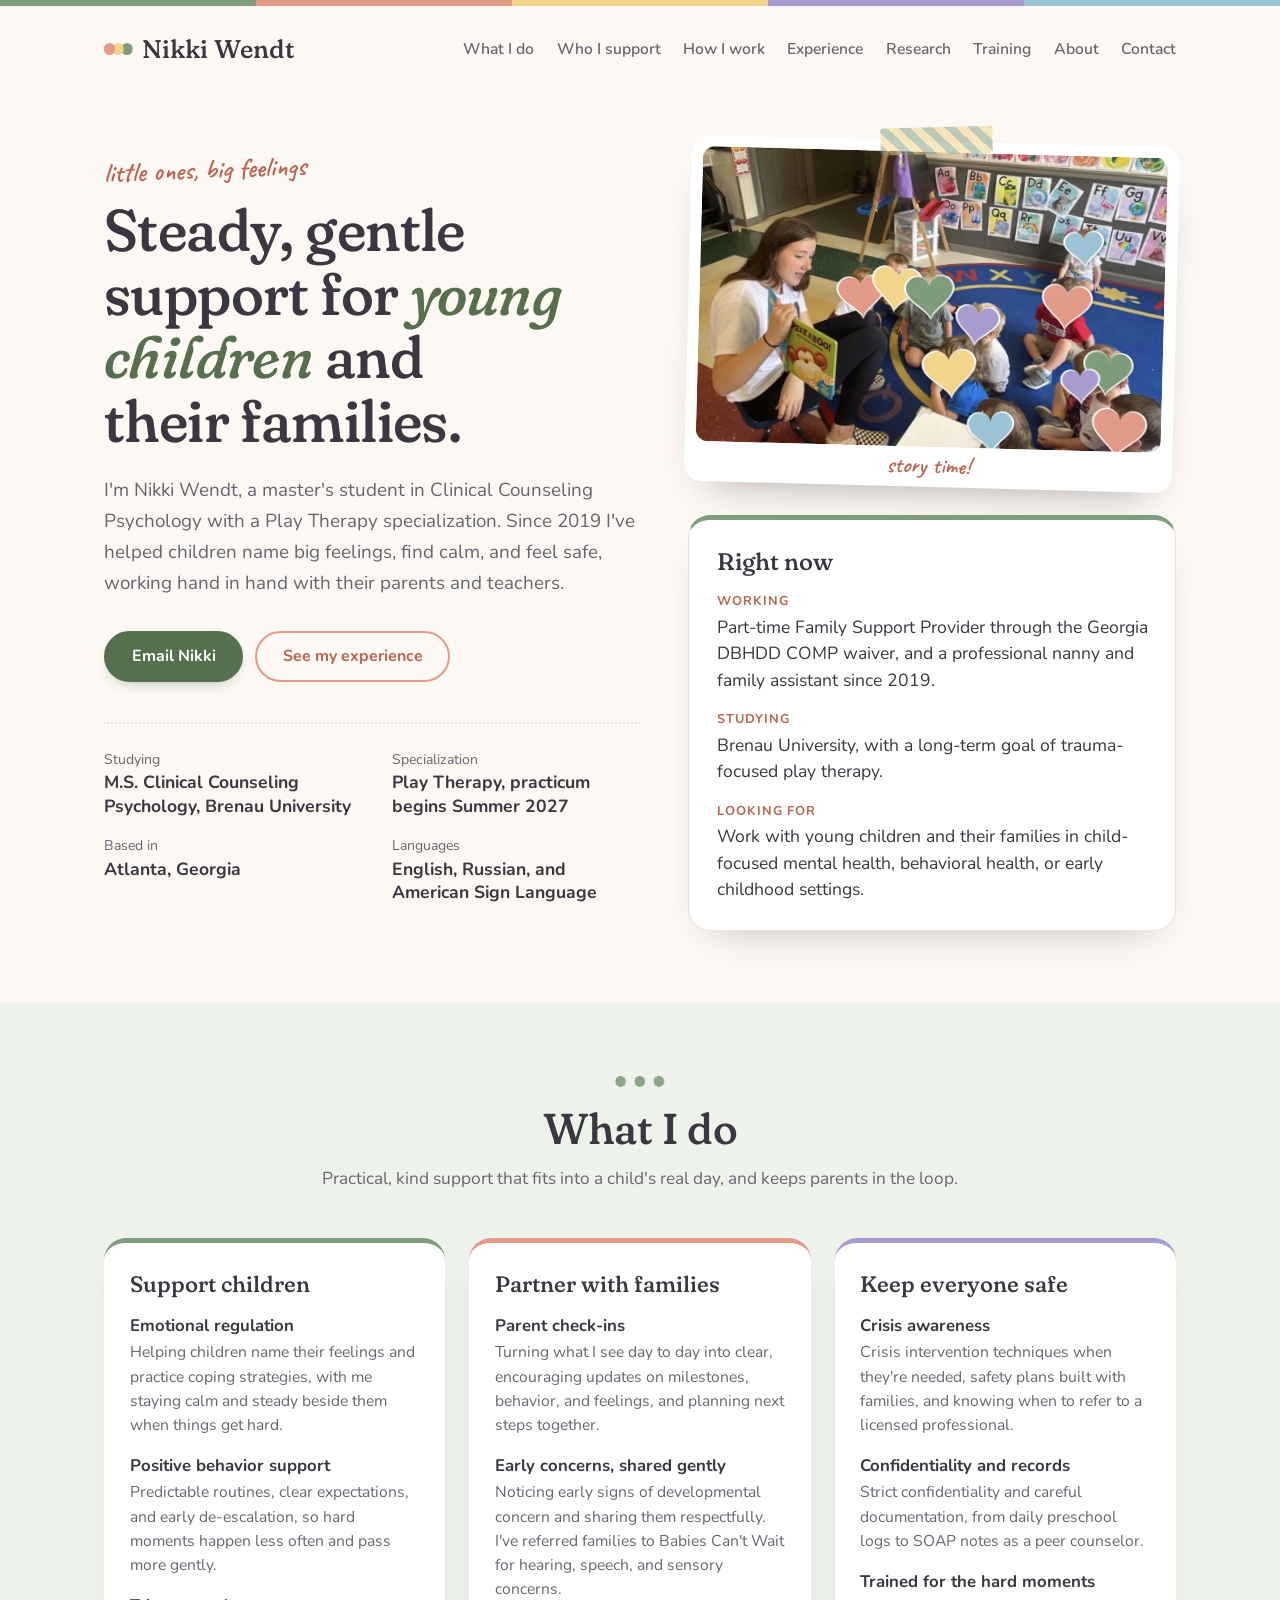
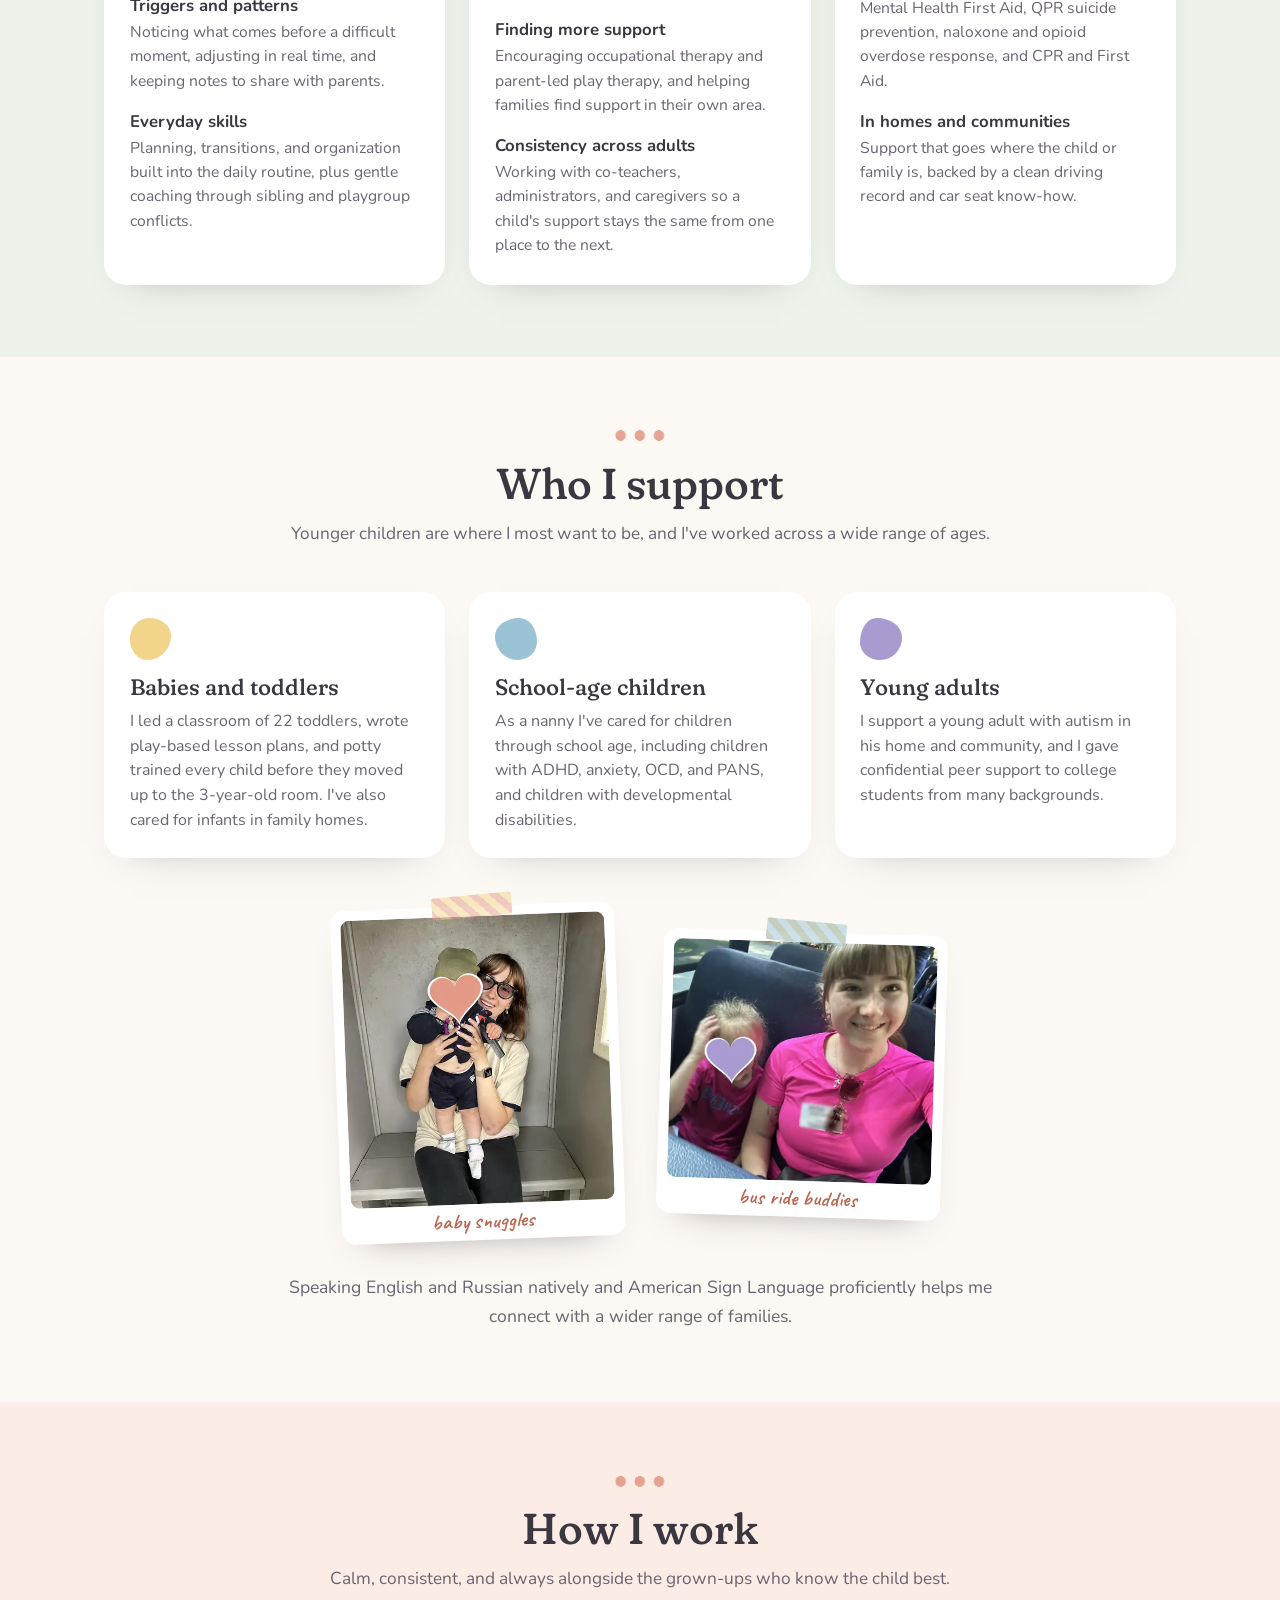
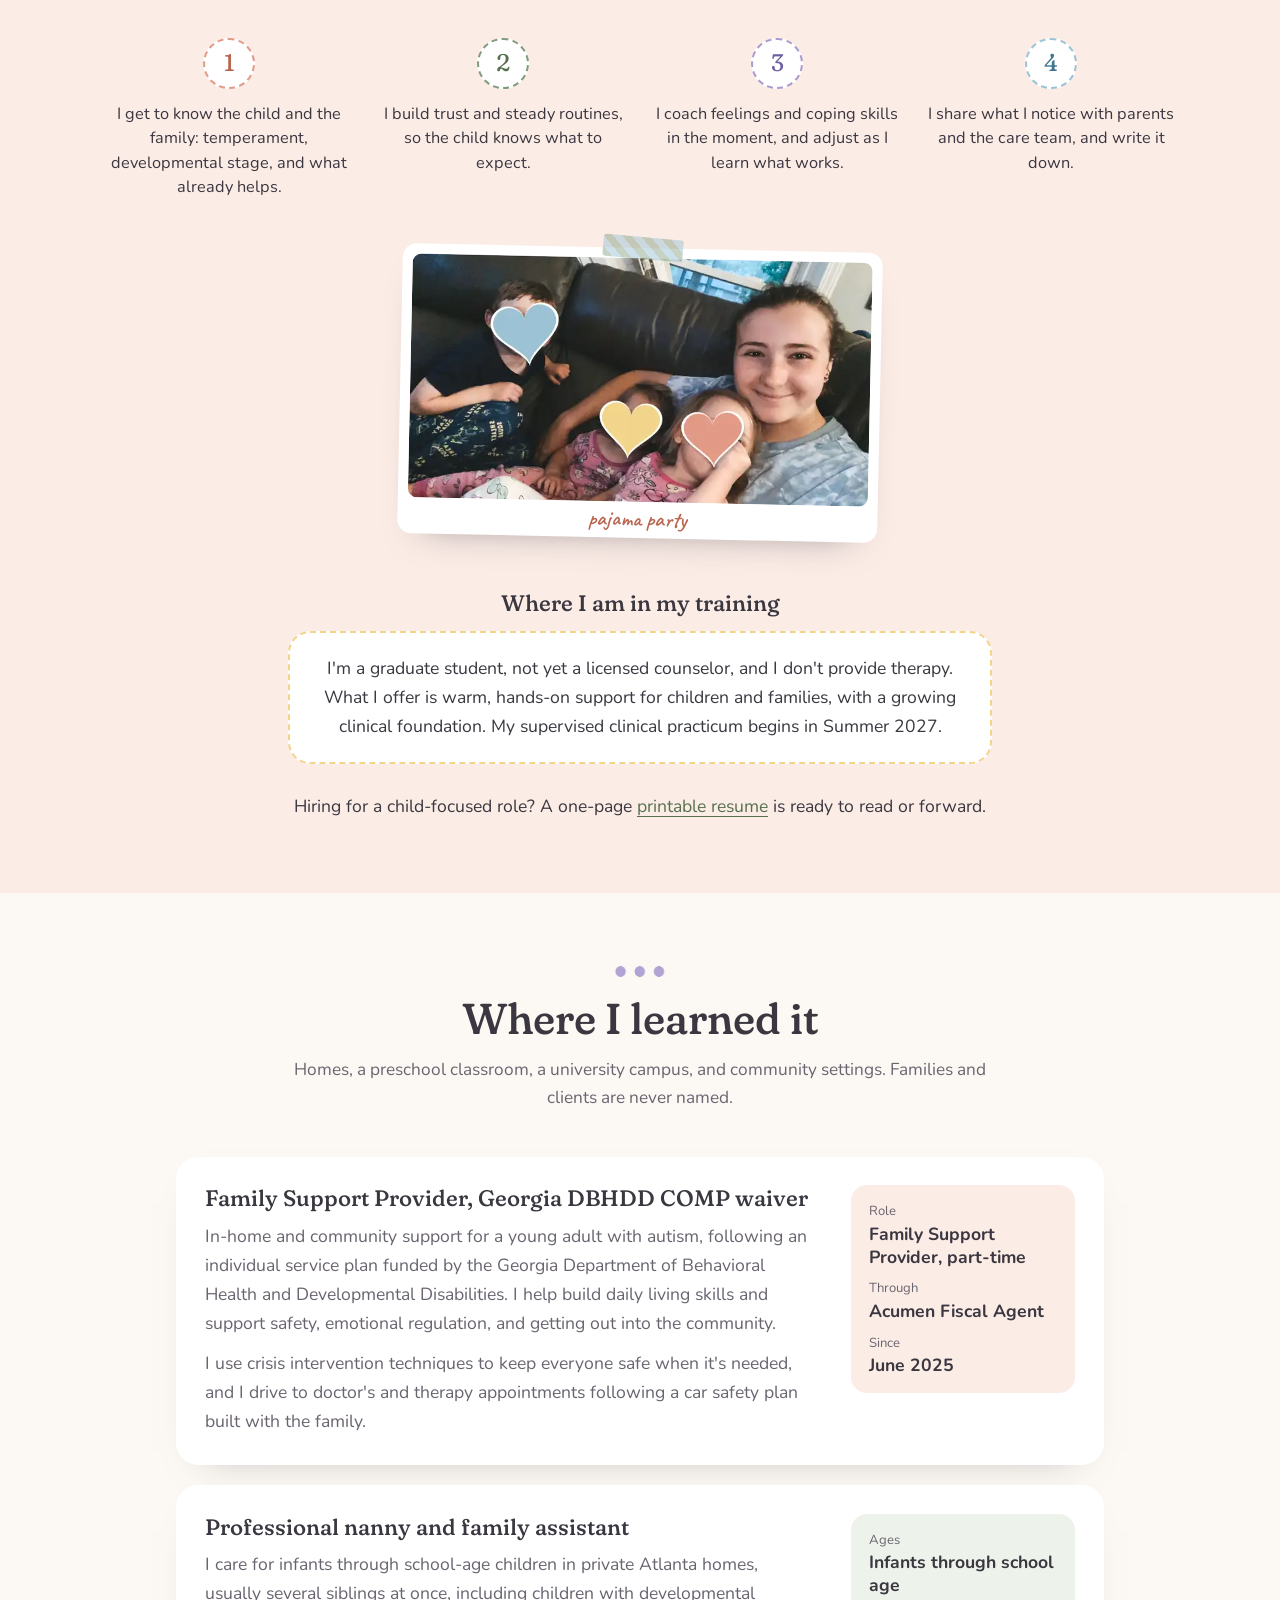
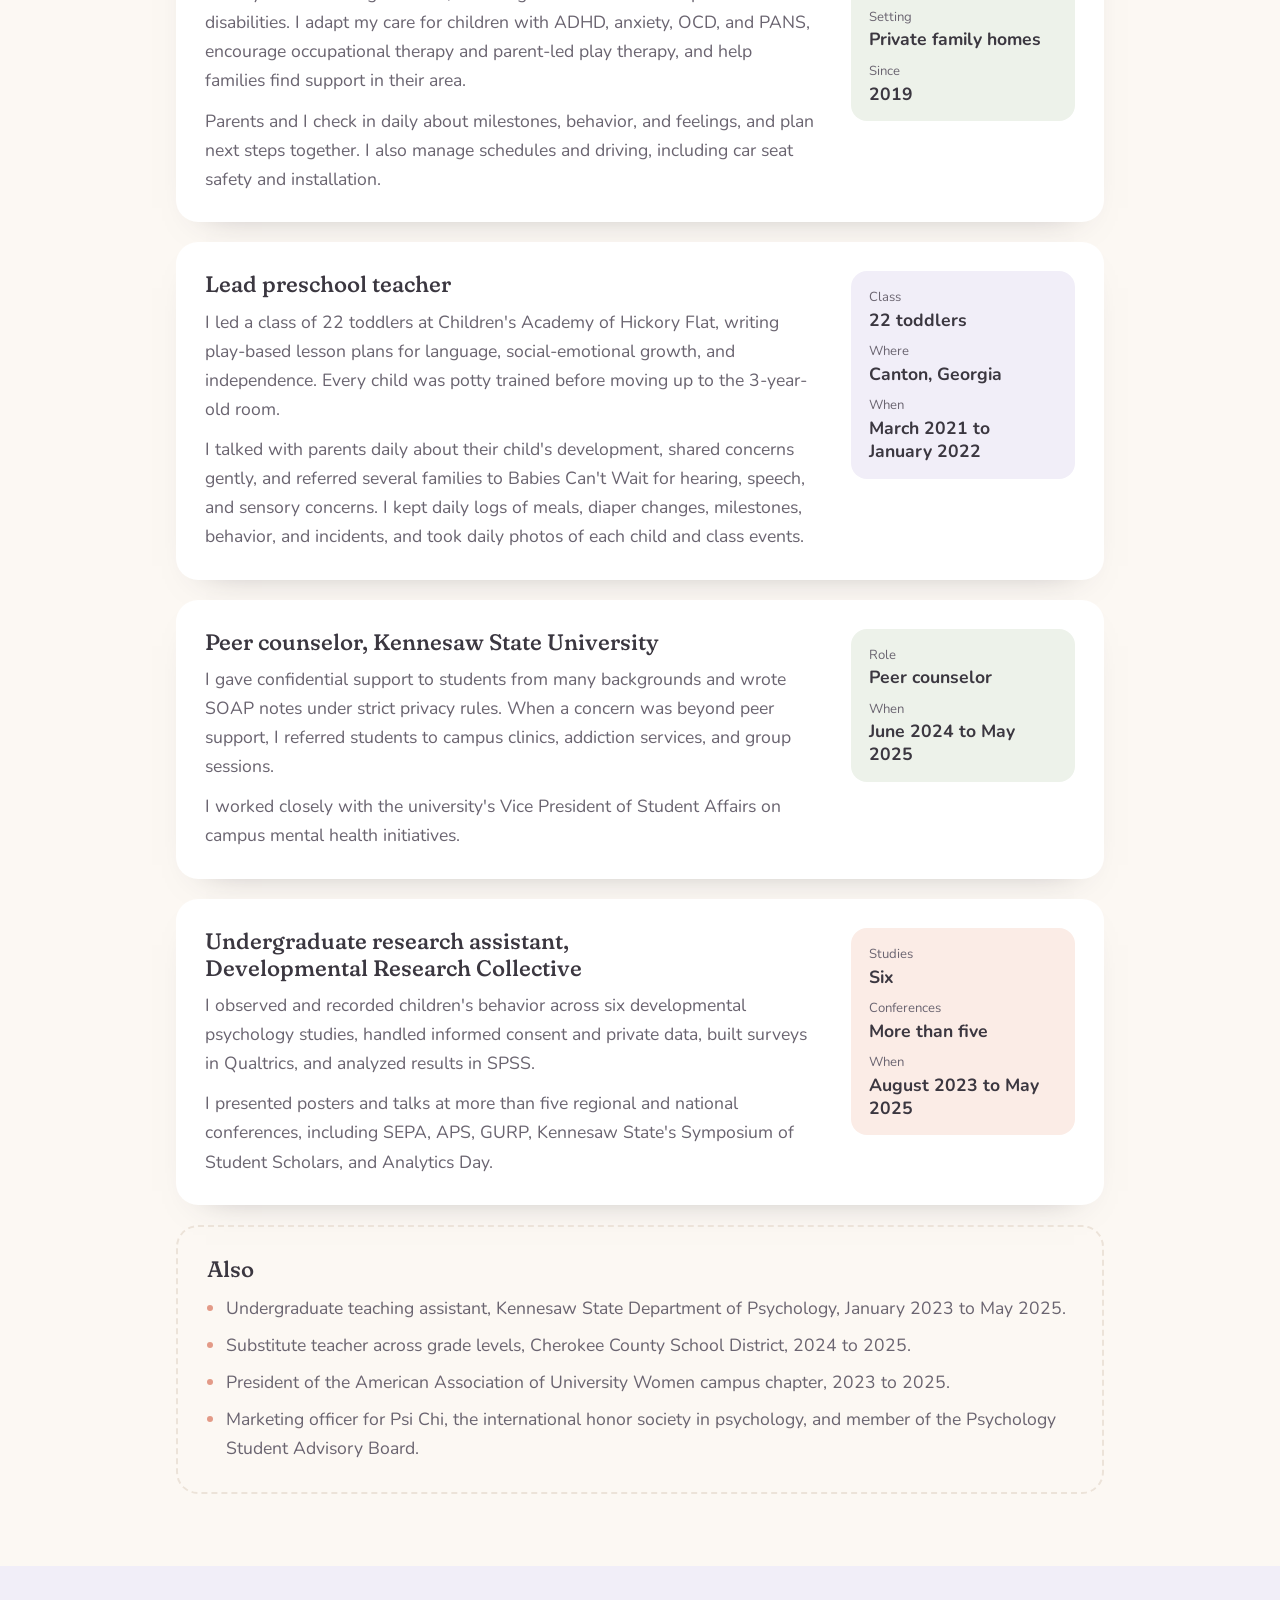
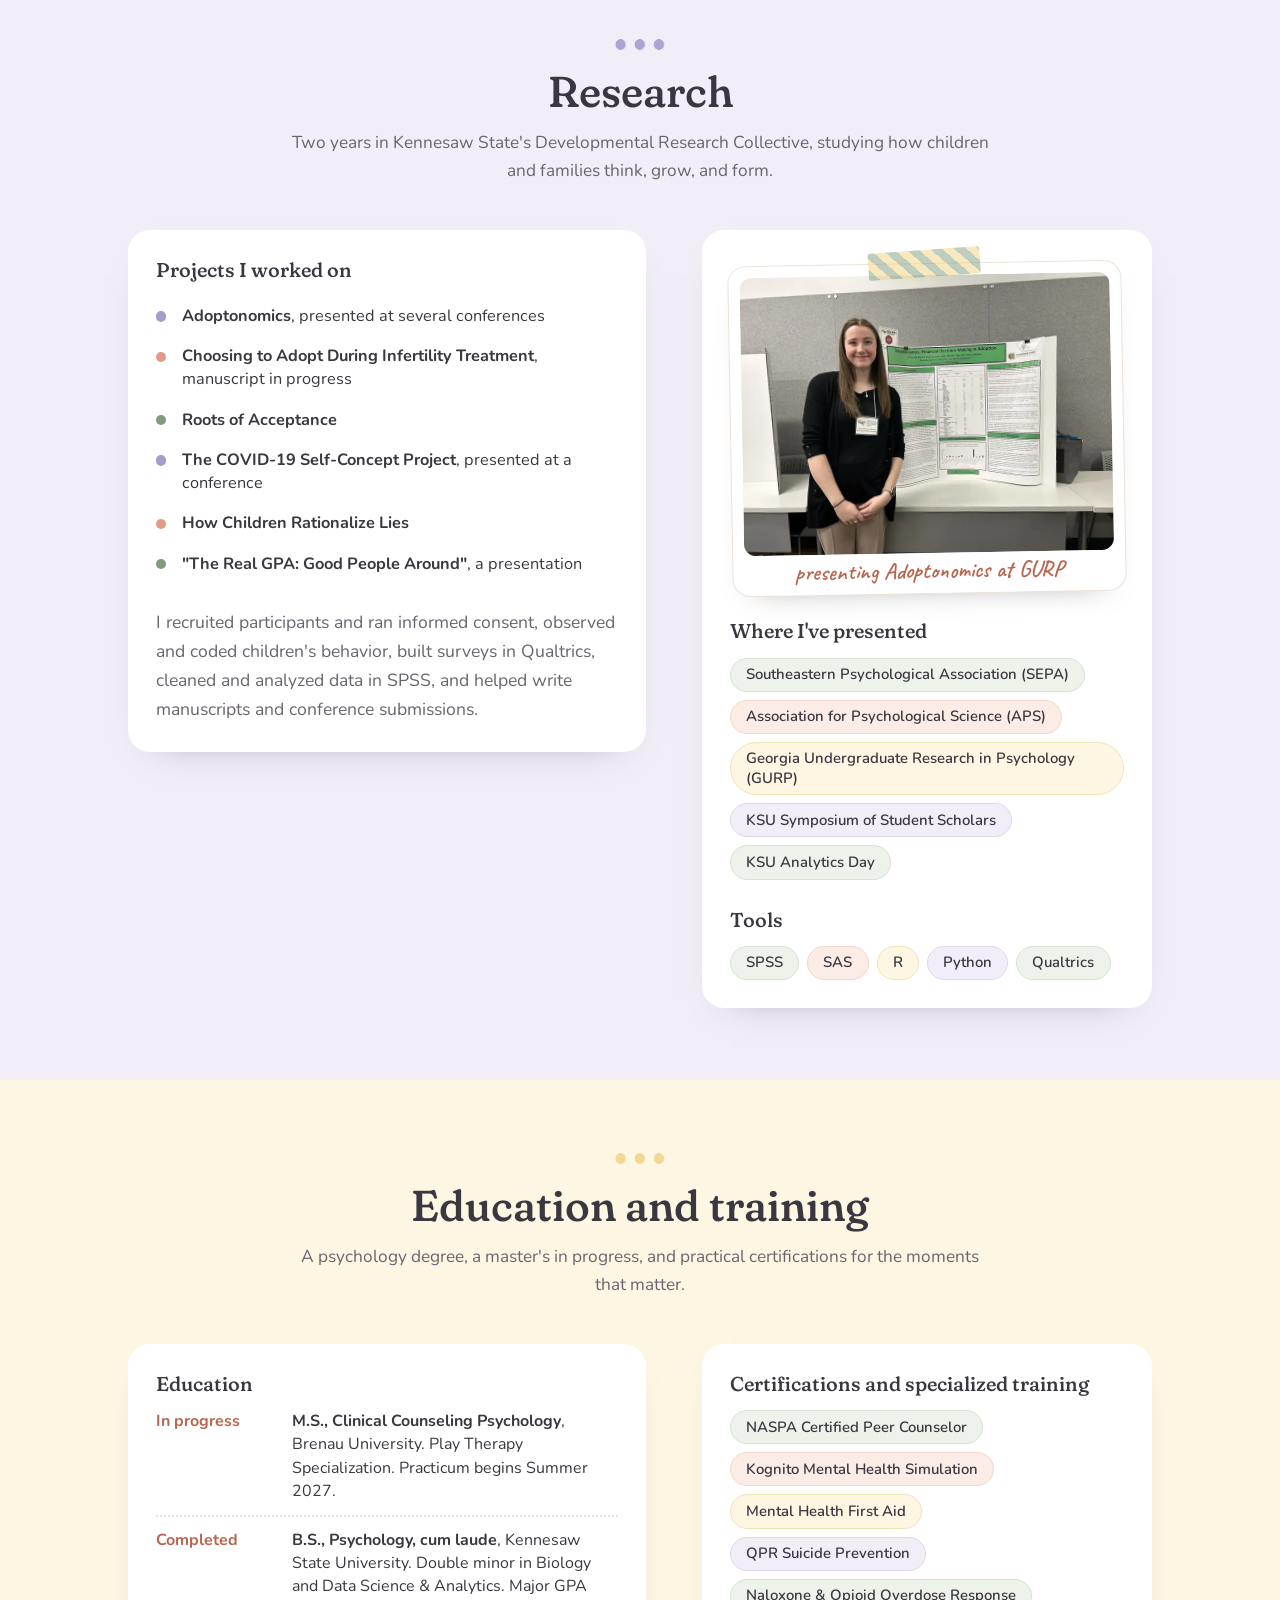
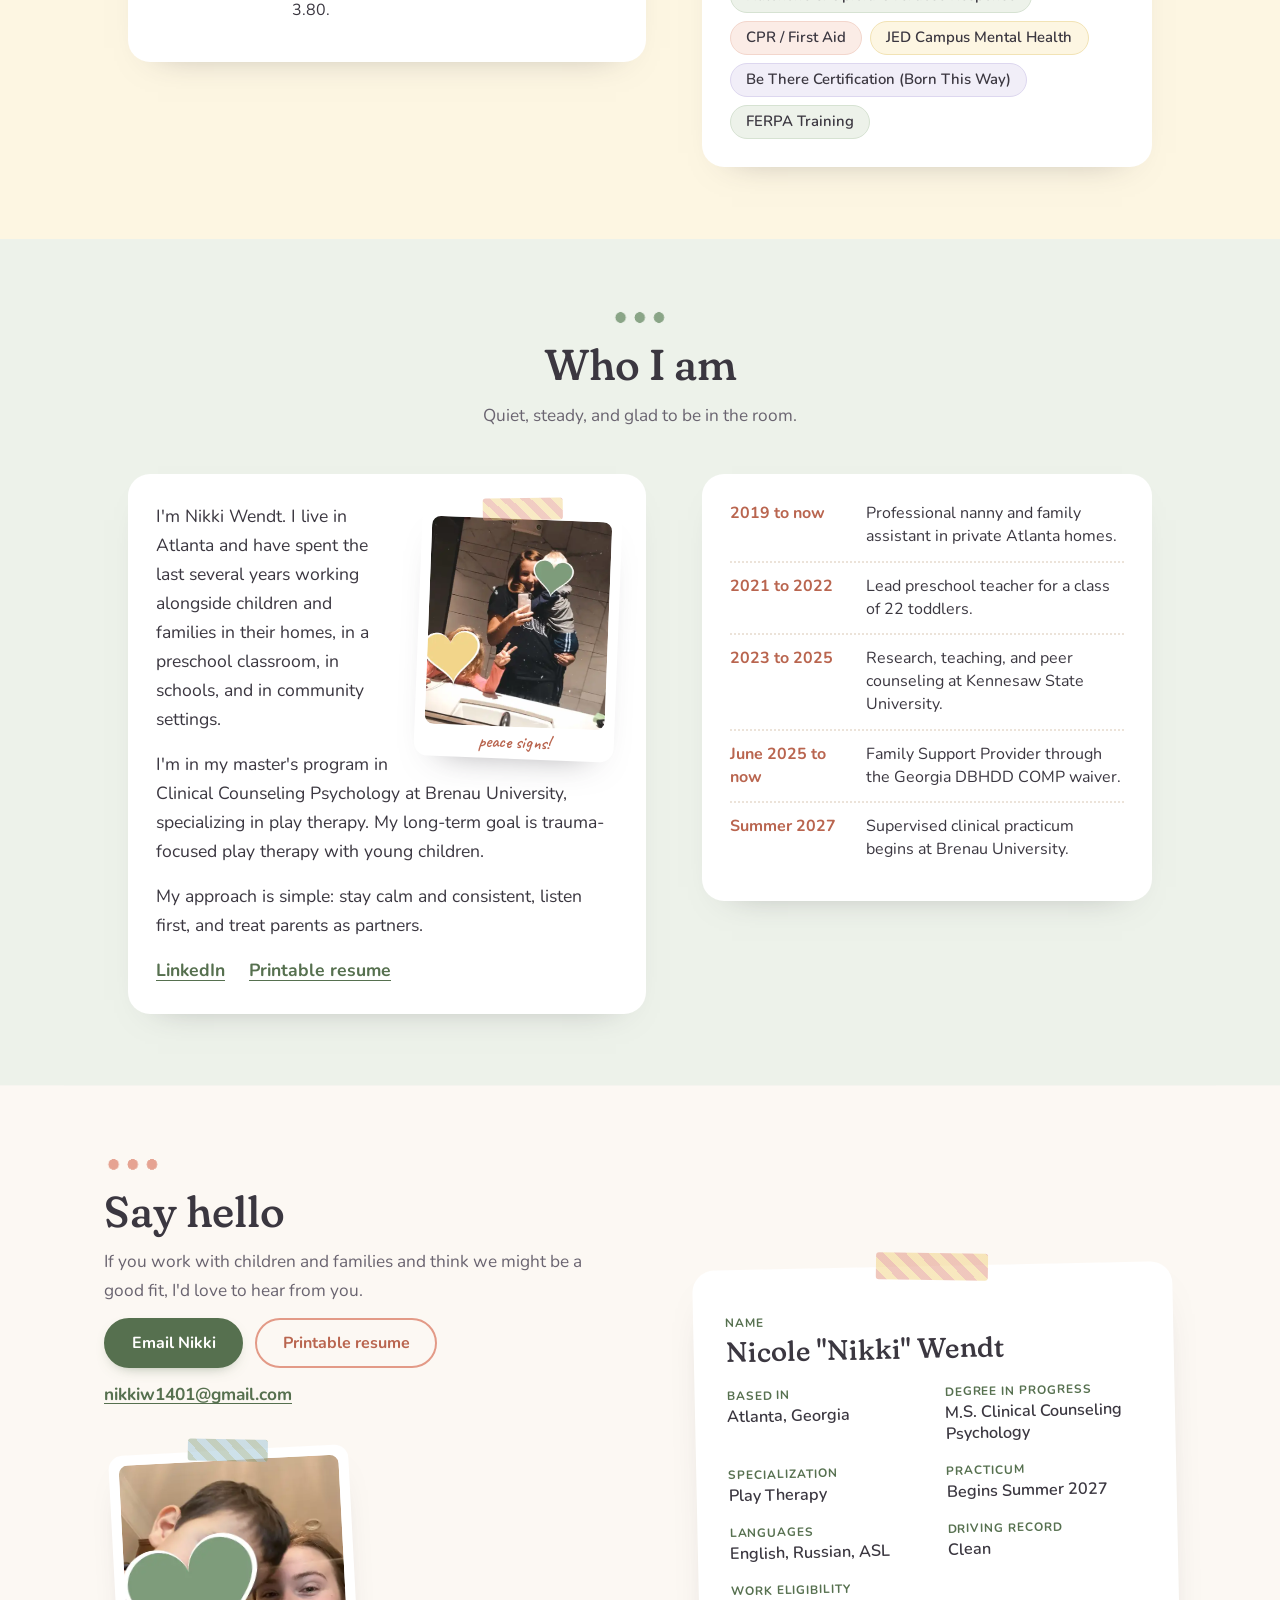
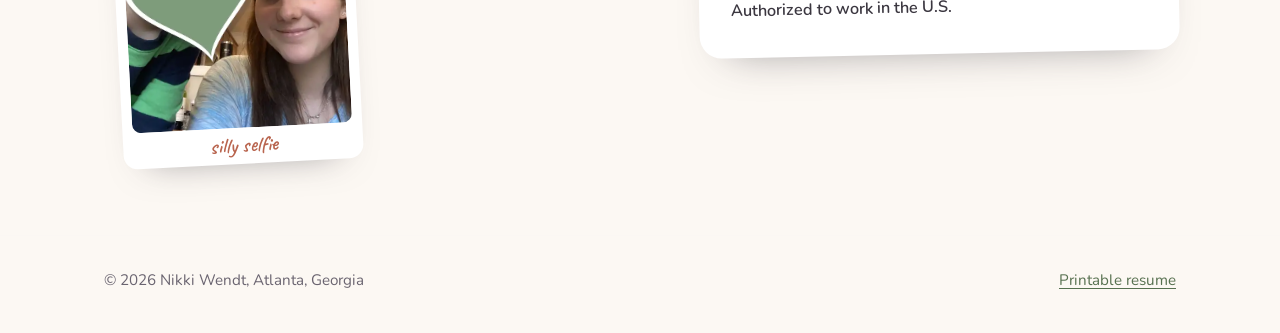
<file: index.html>
<!DOCTYPE html>
<html lang="en">

<head>
  <meta charset="UTF-8">
  <meta name="viewport" content="width=device-width, initial-scale=1.0">
  <title>Nikki Wendt | Play therapy student supporting young children and families in Atlanta</title>
  <meta name="description" content="Nikki Wendt is an Atlanta master's student in Clinical Counseling Psychology (Play Therapy specialization) with hands-on experience supporting babies, toddlers, and children, and partnering with their families, since 2019.">
  <link rel="canonical" href="https://nikkiwendt.com/">
  <meta name="theme-color" content="#fcf8f3">
  <meta property="og:site_name" content="Nikki Wendt">
  <meta property="og:title" content="Nikki Wendt | Supporting young children and their families">
  <meta property="og:description" content="Master's student in Clinical Counseling Psychology (Play Therapy) with hands-on experience in homes, classrooms, and community settings since 2019.">
  <meta property="og:url" content="https://nikkiwendt.com/">
  <meta property="og:type" content="website">
  <meta name="twitter:card" content="summary">
  <link rel="icon" href="/favicon.svg" type="image/svg+xml">
  <link rel="preconnect" href="https://fonts.googleapis.com">
  <link rel="preconnect" href="https://fonts.gstatic.com" crossorigin>
  <link rel="stylesheet" href="https://fonts.googleapis.com/css2?family=Caveat:wght@600&amp;family=Fraunces:ital,opsz,wght,SOFT@0,9..144,400..600,100;1,9..144,400..600,100&amp;family=Nunito:wght@400;600;700&amp;display=swap">
  <link rel="stylesheet" href="/style.css">
  <script type="application/ld+json">
  {
    "@context": "https://schema.org",
    "@type": "Person",
    "name": "Nicole Wendt",
    "alternateName": "Nikki Wendt",
    "url": "https://nikkiwendt.com/",
    "email": "nikkiw1401@gmail.com",
    "jobTitle": "Graduate student in Clinical Counseling Psychology (Play Therapy specialization); family support provider",
    "address": {
      "@type": "PostalAddress",
      "addressLocality": "Atlanta",
      "addressRegion": "GA",
      "addressCountry": "US"
    },
    "alumniOf": [
      { "@type": "CollegeOrUniversity", "name": "Kennesaw State University" },
      { "@type": "CollegeOrUniversity", "name": "Brenau University" }
    ],
    "knowsLanguage": ["English", "Russian", "American Sign Language"],
    "knowsAbout": [
      "Child development",
      "Emotional regulation",
      "Positive behavior support",
      "Parent partnership",
      "Play therapy",
      "Developmental psychology research"
    ],
    "sameAs": ["https://www.linkedin.com/in/nikki-wendt/"]
  }
  </script>
</head>

<body>
  <a class="skip" href="#main">Skip to content</a>

  <header class="top wrap">
    <a class="brand" href="/">Nikki Wendt</a>
    <nav aria-label="Sections">
      <a href="#work">What I do</a>
      <a href="#who">Who I support</a>
      <a href="#how">How I work</a>
      <a href="#experience">Experience</a>
      <a href="#research">Research</a>
      <a href="#training">Training</a>
      <a href="#about">About</a>
      <a href="#contact">Contact</a>
    </nav>
  </header>

  <main id="main">
    <section class="hero wrap">
      <div class="hero-copy">
        <p class="note">little ones, big feelings</p>
        <h1>Steady, gentle support for <em>young children</em> and their families.</h1>
        <p class="lede">I'm Nikki Wendt, a master's student in Clinical Counseling Psychology with a Play Therapy specialization. Since 2019 I've helped children name big feelings, find calm, and feel safe, working hand in hand with their parents and teachers.</p>
        <p class="actions">
          <a class="button" href="mailto:nikkiw1401@gmail.com?subject=Hello%20from%20nikkiwendt.com">Email Nikki</a>
          <a class="button button-quiet" href="#experience">See my experience</a>
        </p>
        <dl class="facts-strip">
          <div><dt>Studying</dt><dd>M.S. Clinical Counseling Psychology, Brenau University</dd></div>
          <div><dt>Specialization</dt><dd>Play Therapy, practicum begins Summer 2027</dd></div>
          <div><dt>Based in</dt><dd>Atlanta, Georgia</dd></div>
          <div><dt>Languages</dt><dd>English, Russian, and American Sign Language</dd></div>
        </dl>
      </div>

      <div class="hero-side">
      <figure class="photo">
        <img src="/story-time.webp" width="960" height="608" alt="Nikki reading a picture book aloud to a group of toddlers sitting on a classroom rug. The children's faces are covered with heart stickers for their privacy." fetchpriority="high">
        <figcaption>story time!</figcaption>
      </figure>
      <aside class="card now" aria-labelledby="now-title">
        <h2 id="now-title">Right now</h2>
        <dl>
          <div>
            <dt>Working</dt>
            <dd>Part-time Family Support Provider through the Georgia DBHDD COMP waiver, and a professional nanny and family assistant since 2019.</dd>
          </div>
          <div>
            <dt>Studying</dt>
            <dd>Brenau University, with a long-term goal of trauma-focused play therapy.</dd>
          </div>
          <div>
            <dt>Looking for</dt>
            <dd>Work with young children and their families in child-focused mental health, behavioral health, or early childhood settings.</dd>
          </div>
        </dl>
      </aside>
      </div>
    </section>

    <section id="work" class="band wrap">
      <div class="band-head">
        <h2>What I do</h2>
        <p>Practical, kind support that fits into a child's real day, and keeps parents in the loop.</p>
      </div>
      <div class="rows">
        <article>
          <h3>Support children</h3>
          <div class="items">
            <div>
              <h4>Emotional regulation</h4>
              <p>Helping children name their feelings and practice coping strategies, with me staying calm and steady beside them when things get hard.</p>
            </div>
            <div>
              <h4>Positive behavior support</h4>
              <p>Predictable routines, clear expectations, and early de-escalation, so hard moments happen less often and pass more gently.</p>
            </div>
            <div>
              <h4>Triggers and patterns</h4>
              <p>Noticing what comes before a difficult moment, adjusting in real time, and keeping notes to share with parents.</p>
            </div>
            <div>
              <h4>Everyday skills</h4>
              <p>Planning, transitions, and organization built into the daily routine, plus gentle coaching through sibling and playgroup conflicts.</p>
            </div>
          </div>
        </article>

        <article>
          <h3>Partner with families</h3>
          <div class="items">
            <div>
              <h4>Parent check-ins</h4>
              <p>Turning what I see day to day into clear, encouraging updates on milestones, behavior, and feelings, and planning next steps together.</p>
            </div>
            <div>
              <h4>Early concerns, shared gently</h4>
              <p>Noticing early signs of developmental concern and sharing them respectfully. I've referred families to Babies Can't Wait for hearing, speech, and sensory concerns.</p>
            </div>
            <div>
              <h4>Finding more support</h4>
              <p>Encouraging occupational therapy and parent-led play therapy, and helping families find support in their own area.</p>
            </div>
            <div>
              <h4>Consistency across adults</h4>
              <p>Working with co-teachers, administrators, and caregivers so a child's support stays the same from one place to the next.</p>
            </div>
          </div>
        </article>

        <article>
          <h3>Keep everyone safe</h3>
          <div class="items">
            <div>
              <h4>Crisis awareness</h4>
              <p>Crisis intervention techniques when they're needed, safety plans built with families, and knowing when to refer to a licensed professional.</p>
            </div>
            <div>
              <h4>Confidentiality and records</h4>
              <p>Strict confidentiality and careful documentation, from daily preschool logs to SOAP notes as a peer counselor.</p>
            </div>
            <div>
              <h4>Trained for the hard moments</h4>
              <p>Mental Health First Aid, QPR suicide prevention, naloxone and opioid overdose response, and CPR and First Aid.</p>
            </div>
            <div>
              <h4>In homes and communities</h4>
              <p>Support that goes where the child or family is, backed by a clean driving record and car seat know-how.</p>
            </div>
          </div>
        </article>
      </div>
    </section>

    <section id="who" class="band wrap">
      <div class="band-head">
        <h2>Who I support</h2>
        <p>Younger children are where I most want to be, and I've worked across a wide range of ages.</p>
      </div>
      <div>
        <div class="who">
          <article>
            <h3>Babies and toddlers</h3>
            <p>I led a classroom of 22 toddlers, wrote play-based lesson plans, and potty trained every child before they moved up to the 3-year-old room. I've also cared for infants in family homes.</p>
          </article>
          <article>
            <h3>School-age children</h3>
            <p>As a nanny I've cared for children through school age, including children with ADHD, anxiety, OCD, and PANS, and children with developmental disabilities.</p>
          </article>
          <article>
            <h3>Young adults</h3>
            <p>I support a young adult with autism in his home and community, and I gave confidential peer support to college students from many backgrounds.</p>
          </article>
        </div>
        <div class="snap-pair">
          <figure class="snap ">
          <img src="/m-baby.webp" width="520" height="566" loading="lazy" alt="Nikki smiling and holding a baby in a green beanie.">
          <figcaption>baby snuggles</figcaption>
        </figure>
          <figure class="snap ">
          <img src="/m-bus.webp" width="700" height="633" loading="lazy" alt="Nikki and a young girl in matching pink shirts sitting together on a school bus.">
          <figcaption>bus ride buddies</figcaption>
        </figure>
        </div>
        <p class="aside">Speaking English and Russian natively and American Sign Language proficiently helps me connect with a wider range of families.</p>
      </div>
    </section>

    <section id="how" class="band wrap">
      <div class="band-head">
        <h2>How I work</h2>
        <p>Calm, consistent, and always alongside the grown-ups who know the child best.</p>
      </div>
      <div>
        <ol class="steps">
          <li>I get to know the child and the family: temperament, developmental stage, and what already helps.</li>
          <li>I build trust and steady routines, so the child knows what to expect.</li>
          <li>I coach feelings and coping skills in the moment, and adjust as I learn what works.</li>
          <li>I share what I notice with parents and the care team, and write it down.</li>
        </ol>

        <figure class="snap snap-solo">
          <img src="/m-couch.webp" width="720" height="382" loading="lazy" alt="Nikki on a couch with three young children in pajamas.">
          <figcaption>pajama party</figcaption>
        </figure>

        <h3 class="sub">Where I am in my training</h3>
        <p class="honest">I'm a graduate student, not yet a licensed counselor, and I don't provide therapy. What I offer is warm, hands-on support for children and families, with a growing clinical foundation. My supervised clinical practicum begins in Summer 2027.</p>

        <p class="paperwork">Hiring for a child-focused role? A one-page <a href="/resume">printable resume</a> is ready to read or forward.</p>
      </div>
    </section>

    <section id="experience" class="band wrap">
      <div class="band-head">
        <h2>Where I learned it</h2>
        <p>Homes, a preschool classroom, a university campus, and community settings. Families and clients are never named.</p>
      </div>
      <div class="cases">
        <article class="case">
          <div>
            <h3>Family Support Provider, Georgia DBHDD COMP waiver</h3>
            <p>In-home and community support for a young adult with autism, following an individual service plan funded by the Georgia Department of Behavioral Health and Developmental Disabilities. I help build daily living skills and support safety, emotional regulation, and getting out into the community.</p>
            <p>I use crisis intervention techniques to keep everyone safe when it's needed, and I drive to doctor's and therapy appointments following a car safety plan built with the family.</p>
          </div>
          <dl class="spec">
            <div><dt>Role</dt><dd>Family Support Provider, part-time</dd></div>
            <div><dt>Through</dt><dd>Acumen Fiscal Agent</dd></div>
            <div><dt>Since</dt><dd>June 2025</dd></div>
          </dl>
        </article>

        <article class="case">
          <div>
            <h3>Professional nanny and family assistant</h3>
            <p>I care for infants through school-age children in private Atlanta homes, usually several siblings at once, including children with developmental disabilities. I adapt my care for children with ADHD, anxiety, OCD, and PANS, encourage occupational therapy and parent-led play therapy, and help families find support in their area.</p>
            <p>Parents and I check in daily about milestones, behavior, and feelings, and plan next steps together. I also manage schedules and driving, including car seat safety and installation.</p>
          </div>
          <dl class="spec">
            <div><dt>Ages</dt><dd>Infants through school age</dd></div>
            <div><dt>Setting</dt><dd>Private family homes</dd></div>
            <div><dt>Since</dt><dd>2019</dd></div>
          </dl>
        </article>

        <article class="case">
          <div>
            <h3>Lead preschool teacher</h3>
            <p>I led a class of 22 toddlers at Children's Academy of Hickory Flat, writing play-based lesson plans for language, social-emotional growth, and independence. Every child was potty trained before moving up to the 3-year-old room.</p>
            <p>I talked with parents daily about their child's development, shared concerns gently, and referred several families to Babies Can't Wait for hearing, speech, and sensory concerns. I kept daily logs of meals, diaper changes, milestones, behavior, and incidents, and took daily photos of each child and class events.</p>
          </div>
          <dl class="spec">
            <div><dt>Class</dt><dd>22 toddlers</dd></div>
            <div><dt>Where</dt><dd>Canton, Georgia</dd></div>
            <div><dt>When</dt><dd>March 2021 to January 2022</dd></div>
          </dl>
        </article>

        <article class="case">
          <div>
            <h3>Peer counselor, Kennesaw State University</h3>
            <p>I gave confidential support to students from many backgrounds and wrote SOAP notes under strict privacy rules. When a concern was beyond peer support, I referred students to campus clinics, addiction services, and group sessions.</p>
            <p>I worked closely with the university's Vice President of Student Affairs on campus mental health initiatives.</p>
          </div>
          <dl class="spec">
            <div><dt>Role</dt><dd>Peer counselor</dd></div>
            <div><dt>When</dt><dd>June 2024 to May 2025</dd></div>
          </dl>
        </article>

        <article class="case">
          <div>
            <h3>Undergraduate research assistant, Developmental Research Collective</h3>
            <p>I observed and recorded children's behavior across six developmental psychology studies, handled informed consent and private data, built surveys in Qualtrics, and analyzed results in SPSS.</p>
            <p>I presented posters and talks at more than five regional and national conferences, including SEPA, APS, GURP, Kennesaw State's Symposium of Student Scholars, and Analytics Day.</p>
          </div>
          <dl class="spec">
            <div><dt>Studies</dt><dd>Six</dd></div>
            <div><dt>Conferences</dt><dd>More than five</dd></div>
            <div><dt>When</dt><dd>August 2023 to May 2025</dd></div>
          </dl>
        </article>

        <div class="also">
          <h3>Also</h3>
          <ul>
            <li>Undergraduate teaching assistant, Kennesaw State Department of Psychology, January 2023 to May 2025.</li>
            <li>Substitute teacher across grade levels, Cherokee County School District, 2024 to 2025.</li>
            <li>President of the American Association of University Women campus chapter, 2023 to 2025.</li>
            <li>Marketing officer for Psi Chi, the international honor society in psychology, and member of the Psychology Student Advisory Board.</li>
          </ul>
        </div>
      </div>
    </section>

    <section id="research" class="band wrap">
      <div class="band-head">
        <h2>Research</h2>
        <p>Two years in Kennesaw State's Developmental Research Collective, studying how children and families think, grow, and form.</p>
      </div>
      <div class="about">
        <div>
          <h3 class="mini">Projects I worked on</h3>
          <ul class="plainlist">
            <li><strong>Adoptonomics</strong>, presented at several conferences</li>
            <li><strong>Choosing to Adopt During Infertility Treatment</strong>, manuscript in progress</li>
            <li><strong>Roots of Acceptance</strong></li>
            <li><strong>The COVID-19 Self-Concept Project</strong>, presented at a conference</li>
            <li><strong>How Children Rationalize Lies</strong></li>
            <li><strong>"The Real GPA: Good People Around"</strong>, a presentation</li>
          </ul>
          <p class="aside">I recruited participants and ran informed consent, observed and coded children's behavior, built surveys in Qualtrics, cleaned and analyzed data in SPSS, and helped write manuscripts and conference submissions.</p>
        </div>
        <div>
          <figure class="photo photo-research">
            <img src="/research-poster.webp" width="760" height="570" loading="lazy" alt="Nikki standing beside her research poster, Adoptonomics: Financial Decision-Making in Adoption, at the Georgia Undergraduate Research in Psychology conference.">
            <figcaption>presenting Adoptonomics at GURP</figcaption>
          </figure>
          <h3 class="mini">Where I've presented</h3>
          <ul class="chips">
            <li>Southeastern Psychological Association (SEPA)</li>
            <li>Association for Psychological Science (APS)</li>
            <li>Georgia Undergraduate Research in Psychology (GURP)</li>
            <li>KSU Symposium of Student Scholars</li>
            <li>KSU Analytics Day</li>
          </ul>
          <h3 class="mini" style="margin-top:1.75rem">Tools</h3>
          <ul class="chips">
            <li>SPSS</li>
            <li>SAS</li>
            <li>R</li>
            <li>Python</li>
            <li>Qualtrics</li>
          </ul>
        </div>
      </div>
    </section>

    <section id="training" class="band wrap">
      <div class="band-head">
        <h2>Education and training</h2>
        <p>A psychology degree, a master's in progress, and practical certifications for the moments that matter.</p>
      </div>
      <div class="about">
        <div>
          <h3 class="mini">Education</h3>
          <ol class="timeline">
            <li><span class="when">In progress</span><span><strong>M.S., Clinical Counseling Psychology</strong>, Brenau University. Play Therapy Specialization. Practicum begins Summer 2027.</span></li>
            <li><span class="when">Completed</span><span><strong>B.S., Psychology, cum laude</strong>, Kennesaw State University. Double minor in Biology and Data Science &amp; Analytics. Major GPA 3.80.</span></li>
          </ol>
        </div>
        <div>
          <h3 class="mini">Certifications and specialized training</h3>
          <ul class="chips">
            <li>NASPA Certified Peer Counselor</li>
            <li>Kognito Mental Health Simulation</li>
            <li>Mental Health First Aid</li>
            <li>QPR Suicide Prevention</li>
            <li>Naloxone &amp; Opioid Overdose Response</li>
            <li>CPR / First Aid</li>
            <li>JED Campus Mental Health</li>
            <li>Be There Certification (Born This Way)</li>
            <li>FERPA Training</li>
          </ul>
        </div>
      </div>
    </section>

    <section id="about" class="band wrap">
      <div class="band-head">
        <h2>Who I am</h2>
        <p>Quiet, steady, and glad to be in the room.</p>
      </div>
      <div class="about">
        <div class="prose">
          <figure class="snap snap-float">
          <img src="/m-mirror.webp" width="520" height="599" loading="lazy" alt="Mirror selfie of Nikki holding a toddler while a little girl flashes a peace sign.">
          <figcaption>peace signs!</figcaption>
        </figure>
          <p>I'm Nikki Wendt. I live in Atlanta and have spent the last several years working alongside children and families in their homes, in a preschool classroom, in schools, and in community settings.</p>
          <p>I'm in my master's program in Clinical Counseling Psychology at Brenau University, specializing in play therapy. My long-term goal is trauma-focused play therapy with young children.</p>
          <p>My approach is simple: stay calm and consistent, listen first, and treat parents as partners.</p>
          <p class="links">
            <a href="https://www.linkedin.com/in/nikki-wendt/">LinkedIn</a>
            <a href="/resume">Printable resume</a>
          </p>
        </div>
        <ol class="timeline">
          <li><span class="when">2019 to now</span><span>Professional nanny and family assistant in private Atlanta homes.</span></li>
          <li><span class="when">2021 to 2022</span><span>Lead preschool teacher for a class of 22 toddlers.</span></li>
          <li><span class="when">2023 to 2025</span><span>Research, teaching, and peer counseling at Kennesaw State University.</span></li>
          <li><span class="when">June 2025 to now</span><span>Family Support Provider through the Georgia DBHDD COMP waiver.</span></li>
          <li><span class="when">Summer 2027</span><span>Supervised clinical practicum begins at Brenau University.</span></li>
        </ol>
      </div>
    </section>

    <section id="contact" class="band wrap closing">
      <div class="band-head">
        <h2>Say hello</h2>
        <p>If you work with children and families and think we might be a good fit, I'd love to hear from you.</p>
        <p class="actions">
          <a class="button" href="mailto:nikkiw1401@gmail.com?subject=Hello%20from%20nikkiwendt.com">Email Nikki</a>
          <a class="button button-quiet" href="/resume">Printable resume</a>
        </p>
        <p class="address"><a href="mailto:nikkiw1401@gmail.com">nikkiw1401@gmail.com</a></p>
        <figure class="snap snap-tucked">
          <img src="/m-kitchen.webp" width="520" height="631" loading="lazy" alt="Selfie of Nikki with a little boy leaning in close.">
          <figcaption>silly selfie</figcaption>
        </figure>
      </div>

      <div class="company">
        <dl class="plate" aria-label="At a glance">
          <div class="plate-wide plate-name">
            <dt>Name</dt>
            <dd>Nicole "Nikki" Wendt</dd>
          </div>
          <div>
            <dt>Based in</dt>
            <dd>Atlanta, Georgia</dd>
          </div>
          <div>
            <dt>Degree in progress</dt>
            <dd>M.S. Clinical Counseling Psychology</dd>
          </div>
          <div>
            <dt>Specialization</dt>
            <dd>Play Therapy</dd>
          </div>
          <div>
            <dt>Practicum</dt>
            <dd>Begins Summer 2027</dd>
          </div>
          <div>
            <dt>Languages</dt>
            <dd>English, Russian, ASL</dd>
          </div>
          <div>
            <dt>Driving record</dt>
            <dd>Clean</dd>
          </div>
          <div class="plate-wide">
            <dt>Work eligibility</dt>
            <dd>Authorized to work in the U.S.</dd>
          </div>
        </dl>
      </div>
    </section>
  </main>

  <footer class="wrap">
    <p>&copy; 2026 Nikki Wendt, Atlanta, Georgia</p>
    <p><a href="/resume">Printable resume</a></p>
  </footer>
</body>

</html>
</file>
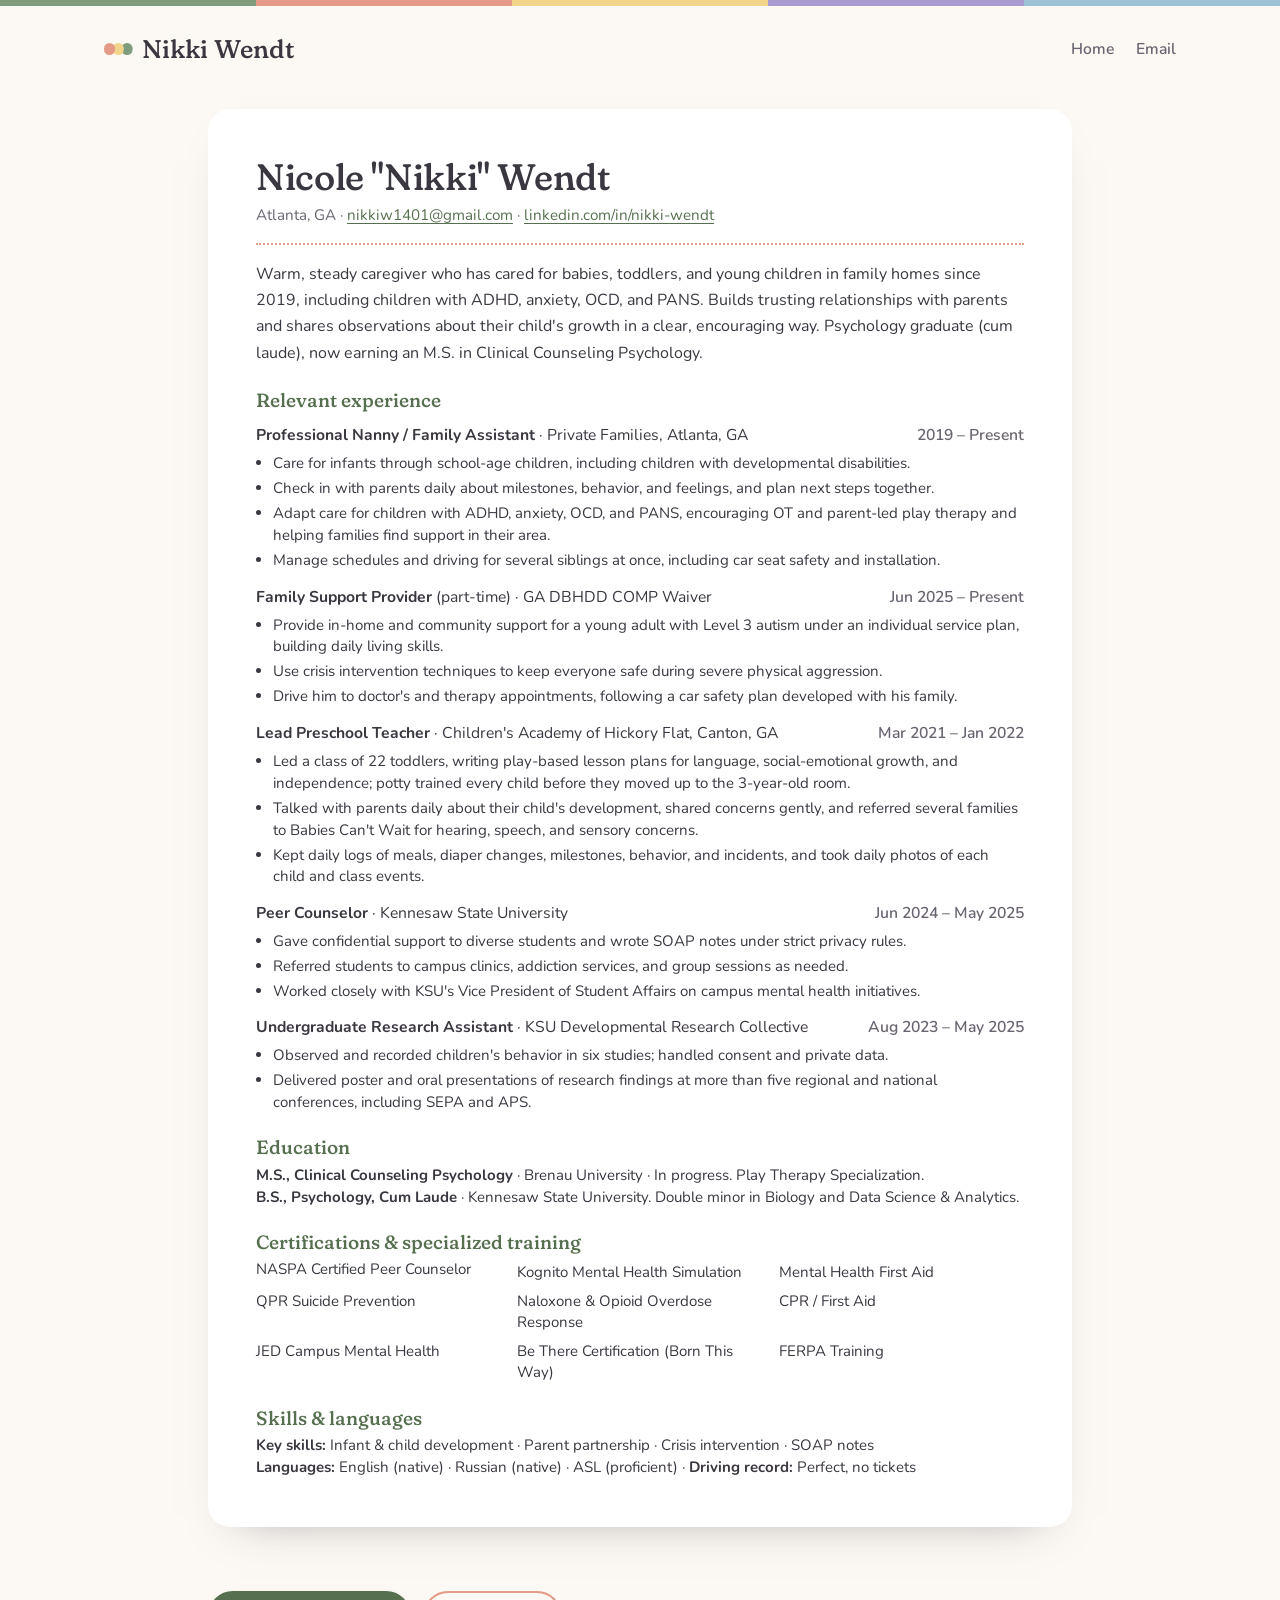
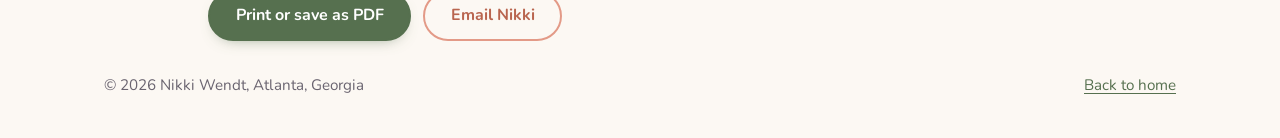
<file: resume.html>
<!DOCTYPE html>
<html lang="en">

<head>
  <meta charset="UTF-8">
  <meta name="viewport" content="width=device-width, initial-scale=1.0">
  <title>Resume | Nikki Wendt</title>
  <meta name="description" content="One-page resume for Nicole (Nikki) Wendt: M.S. Clinical Counseling Psychology candidate (Play Therapy) with experience supporting babies, toddlers, and children and partnering with families.">
  <link rel="canonical" href="https://nikkiwendt.com/resume">
  <meta name="theme-color" content="#fcf8f3">
  <link rel="icon" href="/favicon.svg" type="image/svg+xml">
  <link rel="preconnect" href="https://fonts.googleapis.com">
  <link rel="preconnect" href="https://fonts.gstatic.com" crossorigin>
  <link rel="stylesheet" href="https://fonts.googleapis.com/css2?family=Caveat:wght@600&amp;family=Fraunces:ital,opsz,wght,SOFT@0,9..144,400..600,100;1,9..144,400..600,100&amp;family=Nunito:wght@400;600;700&amp;display=swap">
  <link rel="stylesheet" href="/style.css">
</head>

<body>
  <a class="skip" href="#main">Skip to content</a>

  <header class="top wrap">
    <a class="brand" href="/">Nikki Wendt</a>
    <nav aria-label="Pages">
      <a href="/">Home</a>
      <a href="mailto:nikkiw1401@gmail.com">Email</a>
    </nav>
  </header>

  <main id="main" class="wrap">
    <article class="sheet">
      <header class="sheet-head">
        <h1>Nicole "Nikki" Wendt</h1>
        <p class="sheet-contact">Atlanta, GA · <a href="mailto:nikkiw1401@gmail.com">nikkiw1401@gmail.com</a> · <a href="https://www.linkedin.com/in/nikki-wendt/">linkedin.com/in/nikki-wendt</a></p>
      </header>

      <p class="sheet-summary">Warm, steady caregiver who has cared for babies, toddlers, and young children in family homes since 2019, including children with ADHD, anxiety, OCD, and PANS. Builds trusting relationships with parents and shares observations about their child's growth in a clear, encouraging way. Psychology graduate (cum laude), now earning an M.S. in Clinical Counseling Psychology.</p>

      <h2>Relevant experience</h2>

      <div class="job">
        <p class="job-head"><span><strong>Professional Nanny / Family Assistant</strong> · Private Families, Atlanta, GA</span><span class="when">2019 – Present</span></p>
        <ul>
          <li>Care for infants through school-age children, including children with developmental disabilities.</li>
          <li>Check in with parents daily about milestones, behavior, and feelings, and plan next steps together.</li>
          <li>Adapt care for children with ADHD, anxiety, OCD, and PANS, encouraging OT and parent-led play therapy and helping families find support in their area.</li>
          <li>Manage schedules and driving for several siblings at once, including car seat safety and installation.</li>
        </ul>
      </div>

      <div class="job">
        <p class="job-head"><span><strong>Family Support Provider</strong> (part-time) · GA DBHDD COMP Waiver</span><span class="when">Jun 2025 – Present</span></p>
        <ul>
          <li>Provide in-home and community support for a young adult with Level 3 autism under an individual service plan, building daily living skills.</li>
          <li>Use crisis intervention techniques to keep everyone safe during severe physical aggression.</li>
          <li>Drive him to doctor's and therapy appointments, following a car safety plan developed with his family.</li>
        </ul>
      </div>

      <div class="job">
        <p class="job-head"><span><strong>Lead Preschool Teacher</strong> · Children's Academy of Hickory Flat, Canton, GA</span><span class="when">Mar 2021 – Jan 2022</span></p>
        <ul>
          <li>Led a class of 22 toddlers, writing play-based lesson plans for language, social-emotional growth, and independence; potty trained every child before they moved up to the 3-year-old room.</li>
          <li>Talked with parents daily about their child's development, shared concerns gently, and referred several families to Babies Can't Wait for hearing, speech, and sensory concerns.</li>
          <li>Kept daily logs of meals, diaper changes, milestones, behavior, and incidents, and took daily photos of each child and class events.</li>
        </ul>
      </div>

      <div class="job">
        <p class="job-head"><span><strong>Peer Counselor</strong> · Kennesaw State University</span><span class="when">Jun 2024 – May 2025</span></p>
        <ul>
          <li>Gave confidential support to diverse students and wrote SOAP notes under strict privacy rules.</li>
          <li>Referred students to campus clinics, addiction services, and group sessions as needed.</li>
          <li>Worked closely with KSU's Vice President of Student Affairs on campus mental health initiatives.</li>
        </ul>
      </div>

      <div class="job">
        <p class="job-head"><span><strong>Undergraduate Research Assistant</strong> · KSU Developmental Research Collective</span><span class="when">Aug 2023 – May 2025</span></p>
        <ul>
          <li>Observed and recorded children's behavior in six studies; handled consent and private data.</li>
          <li>Delivered poster and oral presentations of research findings at more than five regional and national conferences, including SEPA and APS.</li>
        </ul>
      </div>

      <h2>Education</h2>
      <p class="edu"><strong>M.S., Clinical Counseling Psychology</strong> · Brenau University · In progress. Play Therapy Specialization.</p>
      <p class="edu"><strong>B.S., Psychology, Cum Laude</strong> · Kennesaw State University. Double minor in Biology and Data Science &amp; Analytics.</p>

      <h2>Certifications &amp; specialized training</h2>
      <ul class="grid3" style="list-style:none;padding:0">
        <li>NASPA Certified Peer Counselor</li>
        <li>Kognito Mental Health Simulation</li>
        <li>Mental Health First Aid</li>
        <li>QPR Suicide Prevention</li>
        <li>Naloxone &amp; Opioid Overdose Response</li>
        <li>CPR / First Aid</li>
        <li>JED Campus Mental Health</li>
        <li>Be There Certification (Born This Way)</li>
        <li>FERPA Training</li>
      </ul>

      <h2>Skills &amp; languages</h2>
      <p class="edu"><strong>Key skills:</strong> Infant &amp; child development · Parent partnership · Crisis intervention · SOAP notes</p>
      <p class="edu"><strong>Languages:</strong> English (native) · Russian (native) · ASL (proficient) · <strong>Driving record:</strong> Perfect, no tickets</p>
    </article>

    <p class="sheet-actions">
      <button type="button" class="button" onclick="window.print()">Print or save as PDF</button>
      <a class="button button-quiet" href="mailto:nikkiw1401@gmail.com?subject=Hello%20from%20nikkiwendt.com">Email Nikki</a>
    </p>
  </main>

  <footer class="wrap">
    <p>&copy; 2026 Nikki Wendt, Atlanta, Georgia</p>
    <p><a href="/">Back to home</a></p>
  </footer>
</body>

</html>
</file>
<file: style.css>
/* Nikki Wendt
   Light and soft, like a playroom in the morning: warm cream paper, sage, blush,
   butter and lavender in gentle tinted bands, rounded cards, a few hand-drawn notes.
   Type: Fraunces (soft) for headlines, Nunito for text, Caveat for handwritten notes
   (all SIL Open Font License). */

:root {
  color-scheme: light;

  --cream: #fcf8f3;
  --paper: #ffffff;
  --ink: #3b3740;
  --ink-soft: #6a6470;
  --rule: #ece3d9;

  --sage: #7f9c7c;
  --sage-deep: #56704f;
  --sage-tint: #edf2ea;
  --blush: #e39a87;
  --blush-deep: #b9654f;
  --blush-tint: #fbece6;
  --butter: #f2d58a;
  --butter-tint: #fdf6e2;
  --lavender: #a99bd0;
  --lavender-tint: #f1eef8;
  --sky: #9cc3d5;
  --sky-tint: #eaf3f7;

  --link: #56704f;

  --display: "Fraunces", Georgia, "Times New Roman", serif;
  --body: "Nunito", "Avenir Next", "Helvetica Neue", Arial, sans-serif;
  --hand: "Caveat", "Segoe Print", "Bradley Hand", cursive;
  --measure: 64ch;
  --radius: 22px;
}

*,
*::before,
*::after {
  box-sizing: border-box;
}

html {
  scroll-behavior: smooth;
  -webkit-text-size-adjust: 100%;
}

body {
  margin: 0;
  background: var(--cream);
  color: var(--ink);
  font-family: var(--body);
  font-size: 1.1rem;
  line-height: 1.65;
  overflow-x: hidden;
}

/* A soft pastel ribbon across the very top of every page */
body::before {
  content: "";
  display: block;
  height: 6px;
  background: linear-gradient(90deg,
    var(--sage) 0 20%, var(--blush) 20% 40%, var(--butter) 40% 60%,
    var(--lavender) 60% 80%, var(--sky) 80% 100%);
}

h1, h2, h3, p, dl, dd, ul, ol {
  margin: 0;
  padding: 0;
}

h1, h2, h3 {
  font-family: var(--display);
  font-variation-settings: "SOFT" 100;
  font-weight: 500;
  color: var(--ink);
}

img {
  display: block;
  max-width: 100%;
  height: auto;
}

a {
  color: var(--link);
  text-decoration-thickness: 1px;
  text-underline-offset: 0.2em;
}

a:hover {
  color: var(--blush-deep);
}

:focus-visible {
  outline: 3px solid var(--lavender);
  outline-offset: 3px;
  border-radius: 6px;
}

[hidden] {
  display: none !important;
}

.skip {
  position: absolute;
  left: -999px;
}

.skip:focus {
  left: 1rem;
  top: 1rem;
  z-index: 10;
  background: var(--paper);
  padding: 0.5rem 0.75rem;
}

.wrap {
  max-width: 72rem;
  margin-inline: auto;
  padding-inline: clamp(1.25rem, 4vw, 2.5rem);
}

/* ---------- Top bar ---------- */

.top {
  display: flex;
  flex-wrap: wrap;
  align-items: center;
  justify-content: space-between;
  gap: 0.5rem 2rem;
  padding-block: 1.4rem;
}

.brand {
  font-family: var(--display);
  font-variation-settings: "SOFT" 100;
  font-weight: 500;
  font-size: 1.6rem;
  color: var(--ink);
  text-decoration: none;
}

.brand::before {
  content: "";
  display: inline-block;
  width: 0.7rem;
  height: 0.7rem;
  margin-right: 0.5rem;
  border-radius: 50%;
  background: var(--blush);
  box-shadow: 0.55rem 0 0 var(--butter), 1.1rem 0 0 var(--sage);
  margin-right: 1.65rem;
  vertical-align: 0.15em;
}

.top nav {
  display: flex;
  flex-wrap: wrap;
  gap: 0.25rem 1.4rem;
}

.top nav a {
  color: var(--ink-soft);
  font-weight: 600;
  font-size: 0.98rem;
  text-decoration: none;
}

.top nav a:hover {
  color: var(--blush-deep);
}

/* ---------- Buttons ---------- */

.button {
  display: inline-block;
  padding: 0.85rem 1.6rem;
  border: 2px solid var(--sage-deep);
  border-radius: 999px;
  background: var(--sage-deep);
  color: #fff;
  font: inherit;
  font-weight: 700;
  font-size: 1rem;
  line-height: 1.2;
  text-decoration: none;
  cursor: pointer;
  box-shadow: 0 6px 16px -10px rgba(86, 112, 79, 0.8);
}

.button:hover {
  background: #475e41;
  border-color: #475e41;
  color: #fff;
}

.button-quiet {
  background: transparent;
  border-color: var(--blush);
  color: var(--blush-deep);
  box-shadow: none;
}

.button-quiet:hover {
  background: var(--blush-tint);
  border-color: var(--blush);
  color: var(--blush-deep);
}

.actions {
  display: flex;
  flex-wrap: wrap;
  gap: 0.75rem;
  margin-top: 2rem;
}

/* ---------- Hero ---------- */

.hero {
  display: grid;
  grid-template-columns: minmax(0, 1.1fr) minmax(0, 1fr);
  gap: 3rem;
  align-items: center;
  padding-top: 2.5rem;
  padding-bottom: 4.5rem;
}

.note {
  font-family: var(--hand);
  font-size: 1.7rem;
  font-weight: 600;
  line-height: 1.1;
  color: var(--blush-deep);
  transform: rotate(-2deg);
  transform-origin: left;
  margin-bottom: 0.6rem;
}

h1 {
  font-size: clamp(2.4rem, 4.6vw, 3.7rem);
  line-height: 1.08;
  letter-spacing: -0.01em;
  text-wrap: balance;
}

h1 em {
  font-style: italic;
  color: var(--sage-deep);
}

.lede {
  max-width: 34rem;
  margin-top: 1.4rem;
  font-size: 1.18rem;
  color: var(--ink-soft);
}

.hero-side {
  position: relative;
}

/* Hero photo: a soft, slightly tilted print taped to the page */
.photo {
  position: relative;
  max-width: 32rem;
  margin: 0.5rem auto 1.75rem;
  padding: 0.7rem 0.7rem 0.4rem;
  background: var(--paper);
  border-radius: 18px;
  box-shadow: 0 22px 44px -28px rgba(59, 55, 64, 0.55);
  transform: rotate(1.5deg);
}

.photo::before {
  content: "";
  position: absolute;
  top: -0.85rem;
  left: 50%;
  width: 7rem;
  height: 1.7rem;
  margin-left: -3.5rem;
  background: repeating-linear-gradient(45deg, rgba(127, 156, 124, 0.5) 0 8px, rgba(242, 213, 138, 0.55) 8px 16px);
  border-radius: 3px;
  transform: rotate(-3deg);
}

.photo img {
  width: 100%;
  height: auto;
  border-radius: 12px;
}

.photo figcaption {
  padding: 0.3rem 0.2rem 0.1rem;
  font-family: var(--hand);
  font-size: 1.45rem;
  font-weight: 600;
  line-height: 1.2;
  text-align: center;
  color: var(--blush-deep);
}

.card {
  position: relative;
  z-index: 1;
  padding: 1.7rem;
  background: var(--paper);
  border: 1px solid var(--rule);
  border-radius: var(--radius);
  box-shadow: 0 18px 40px -28px rgba(59, 55, 64, 0.45);
}

.card > h2 {
  font-size: 1.5rem;
  line-height: 1.15;
}

.now {
  border-top: 5px solid var(--sage);
}

.now dl {
  display: grid;
  gap: 1rem;
  margin-top: 1rem;
}

.now dt {
  font-size: 0.8rem;
  font-weight: 700;
  letter-spacing: 0.08em;
  text-transform: uppercase;
  color: var(--blush-deep);
}

.now dd {
  margin-top: 0.1rem;
  line-height: 1.5;
}

.facts-strip {
  display: grid;
  grid-template-columns: repeat(2, minmax(0, 1fr));
  gap: 1rem 2.5rem;
  max-width: 34rem;
  margin-top: 2.5rem;
  padding-top: 1.5rem;
  border-top: 2px dotted var(--rule);
}

.facts-strip dt {
  font-size: 0.88rem;
  color: var(--ink-soft);
}

.facts-strip dd {
  font-weight: 700;
  line-height: 1.35;
}

/* ---------- Sections: centered heads, soft full-width tinted bands ---------- */

.band {
  --band: var(--cream);
  --accent: var(--sage);
  position: relative;
  padding-top: 4.5rem;
  padding-bottom: 4.5rem;
  background: var(--band);
  box-shadow: 0 0 0 100vmax var(--band);
  clip-path: inset(0 -100vmax);
}

.band:nth-of-type(6n + 2) { --band: var(--sage-tint); --accent: var(--sage); }
.band:nth-of-type(6n + 3) { --band: var(--cream); --accent: var(--blush); }
.band:nth-of-type(6n + 4) { --band: var(--blush-tint); --accent: var(--blush); }
.band:nth-of-type(6n + 5) { --band: var(--cream); --accent: var(--lavender); }
.band:nth-of-type(6n + 6) { --band: var(--lavender-tint); --accent: var(--lavender); }
.band:nth-of-type(6n + 1) { --band: var(--butter-tint); --accent: var(--butter); }

.band-head {
  max-width: 44rem;
  margin: 0 auto 2.75rem;
  text-align: center;
}

.band-head::before {
  content: "";
  display: block;
  width: 3.6rem;
  height: 0.8rem;
  margin: 0 auto 1.1rem;
  background:
    radial-gradient(circle, var(--accent) 0 0.32rem, transparent 0.34rem) 0 50% / 1.2rem 0.8rem repeat-x;
  opacity: 0.9;
}

.band-head h2 {
  font-size: clamp(2rem, 3.6vw, 2.7rem);
  line-height: 1.1;
  text-wrap: balance;
}

.band-head p {
  margin-top: 0.8rem;
  font-size: 1.08rem;
  color: var(--ink-soft);
}

.closing .band-head {
  text-align: left;
  margin: 0;
}

.closing .band-head::before {
  margin-left: 0;
}

h3 {
  font-size: 1.4rem;
  line-height: 1.2;
}

h3.mini {
  font-size: 1.25rem;
  margin-bottom: 0.9rem;
}

h4 {
  margin: 0;
  font-family: var(--body);
  font-size: 1.05rem;
  font-weight: 700;
  line-height: 1.3;
}

/* What I do: three rounded cards side by side, each with its own color */

.rows {
  display: grid;
  grid-template-columns: repeat(3, minmax(0, 1fr));
  gap: 1.5rem;
}

.rows > article {
  padding: 1.75rem 1.6rem;
  background: var(--paper);
  border-radius: var(--radius);
  border-top: 5px solid var(--sage);
  box-shadow: 0 16px 36px -30px rgba(59, 55, 64, 0.5);
}

.rows > article:nth-child(2) { border-top-color: var(--blush); }
.rows > article:nth-child(3) { border-top-color: var(--lavender); }

.rows > article > h3 {
  margin-bottom: 1.1rem;
}

.items {
  display: grid;
  gap: 1.1rem;
}

.items p {
  margin-top: 0.2rem;
  font-size: 0.98rem;
  line-height: 1.55;
  color: var(--ink-soft);
}

/* Who I support */

.who {
  display: grid;
  grid-template-columns: repeat(3, minmax(0, 1fr));
  gap: 1.5rem;
}

.who article {
  padding: 1.6rem;
  background: var(--paper);
  border-radius: var(--radius);
  box-shadow: 0 16px 36px -30px rgba(59, 55, 64, 0.5);
}

.who article::before {
  content: "";
  display: block;
  width: 2.6rem;
  height: 2.6rem;
  margin-bottom: 0.9rem;
  border-radius: 46% 54% 58% 42% / 50% 42% 58% 50%;
  background: var(--butter);
}

.who article:nth-child(2)::before { background: var(--sky); border-radius: 58% 42% 46% 54% / 44% 56% 44% 56%; }
.who article:nth-child(3)::before { background: var(--lavender); border-radius: 40% 60% 52% 48% / 58% 46% 54% 42%; }

.who p {
  margin-top: 0.5rem;
  font-size: 1rem;
  line-height: 1.55;
  color: var(--ink-soft);
}

.aside {
  max-width: var(--measure);
  margin: 2rem auto 0;
  text-align: center;
  color: var(--ink-soft);
}

/* How I work */

.steps {
  display: grid;
  grid-template-columns: repeat(4, minmax(0, 1fr));
  gap: 1.5rem;
  list-style: none;
  counter-reset: step;
}

.steps li {
  counter-increment: step;
  font-size: 1.02rem;
  line-height: 1.5;
  text-align: center;
}

.steps li::before {
  content: counter(step);
  display: grid;
  place-items: center;
  width: 3.2rem;
  height: 3.2rem;
  margin: 0 auto 0.8rem;
  border-radius: 50%;
  background: var(--paper);
  border: 2px dashed var(--blush);
  font-family: var(--display);
  font-variation-settings: "SOFT" 100;
  font-size: 1.5rem;
  color: var(--blush-deep);
}

.steps li:nth-child(2)::before { border-color: var(--sage); color: var(--sage-deep); }
.steps li:nth-child(3)::before { border-color: var(--lavender); color: #6e5fa3; }
.steps li:nth-child(4)::before { border-color: var(--sky); color: #3f7690; }

.sub {
  max-width: 44rem;
  margin: 3.25rem auto 0;
  text-align: center;
}

.honest {
  max-width: 44rem;
  margin: 0.9rem auto 0;
  padding: 1.3rem 1.5rem;
  background: var(--paper);
  border-radius: var(--radius);
  border: 2px dashed var(--butter);
  text-align: center;
}

.paperwork {
  max-width: 44rem;
  margin: 1.75rem auto 0;
  text-align: center;
}

/* Snapshots: taped-up prints */

.snap {
  position: relative;
  display: inline-block;
  width: 100%;
  break-inside: avoid;
  margin: 0.9rem 0 1.4rem;
  padding: 0.6rem 0.6rem 0.3rem;
  background: var(--paper);
  border-radius: 14px;
  box-shadow: 0 18px 36px -26px rgba(59, 55, 64, 0.55);
  transform: rotate(-1.4deg);
}

.snap:nth-child(even) { transform: rotate(1.2deg); }
.snap:nth-child(3n) { transform: rotate(-0.6deg); }

.snap::before {
  content: "";
  position: absolute;
  top: -0.7rem;
  left: 50%;
  width: 5rem;
  height: 1.4rem;
  margin-left: -2.5rem;
  background: repeating-linear-gradient(45deg, rgba(227, 154, 135, 0.5) 0 7px, rgba(242, 213, 138, 0.5) 7px 14px);
  border-radius: 3px;
  transform: rotate(-3deg);
}

.snap:nth-child(3n + 2)::before {
  background: repeating-linear-gradient(45deg, rgba(127, 156, 124, 0.45) 0 7px, rgba(156, 195, 213, 0.5) 7px 14px);
  transform: rotate(4deg);
}

.snap:nth-child(3n)::before {
  background: repeating-linear-gradient(45deg, rgba(169, 155, 208, 0.5) 0 7px, rgba(252, 248, 243, 0.6) 7px 14px);
}

.snap img {
  width: 100%;
  height: auto;
  border-radius: 9px;
}

.snap figcaption {
  padding: 0.25rem 0.2rem 0.1rem;
  font-family: var(--hand);
  font-size: 1.35rem;
  font-weight: 600;
  line-height: 1.2;
  text-align: center;
  color: var(--blush-deep);
}

/* Snapshots placed through the page */
.snap-pair {
  display: flex;
  align-items: flex-start;
  justify-content: center;
  gap: 2.5rem;
  max-width: 38rem;
  margin: 3rem auto 0.5rem;
}

.snap-pair .snap {
  flex: 1 1 0;
  min-width: 0;
  margin: 0;
}

.snap-pair .snap:first-child { transform: rotate(-2.2deg); }
.snap-pair .snap:last-child { transform: rotate(1.8deg); margin-top: 1.6rem; }

.snap-solo {
  display: block;
  width: min(100%, 30rem);
  margin: 3rem auto 2.5rem;
  transform: rotate(-1.2deg);
}

.snap-float {
  float: right;
  width: 12.5rem;
  margin: 0.4rem 0 1rem 1.5rem;
  transform: rotate(2.2deg);
}

.snap-float figcaption { font-size: 1.15rem; }

.snap-tucked {
  display: block;
  width: 15rem;
  margin: 2.5rem 0 0 0.75rem;
  transform: rotate(-3deg);
}

.snap-tucked::before {
  background: repeating-linear-gradient(45deg, rgba(169, 155, 208, 0.5) 0 7px, rgba(252, 248, 243, 0.6) 7px 14px);
}

.prose::after {
  content: "";
  display: table;
  clear: both;
}

/* The research photo sits inside a card, so keep it calmer */
.photo-research {
  margin: 0.3rem 0 1.6rem;
  transform: rotate(-1deg);
  box-shadow: 0 14px 30px -24px rgba(59, 55, 64, 0.55);
  border: 1px solid var(--rule);
}

/* Experience */

.cases {
  max-width: 58rem;
  margin-inline: auto;
}

.case {
  display: grid;
  grid-template-columns: minmax(0, 1fr) minmax(0, 14rem);
  gap: 1.25rem 2.25rem;
  padding: 1.8rem;
  margin-bottom: 1.25rem;
  background: var(--paper);
  border-radius: var(--radius);
  box-shadow: 0 16px 36px -30px rgba(59, 55, 64, 0.5);
}

.case h3 {
  margin-bottom: 0.6rem;
  text-wrap: balance;
}

.case p {
  color: var(--ink-soft);
}

.case p + p {
  margin-top: 0.7rem;
}

.spec {
  align-self: start;
  padding: 1rem 1.1rem;
  border-radius: 16px;
  background: var(--blush-tint);
}

.case:nth-child(2n) .spec { background: var(--sage-tint); }
.case:nth-child(3n) .spec { background: var(--lavender-tint); }

.spec div + div {
  margin-top: 0.6rem;
}

.spec dt {
  font-size: 0.82rem;
  color: var(--ink-soft);
}

.spec dd {
  font-weight: 700;
  line-height: 1.3;
}

.also {
  padding: 1.8rem;
  border-radius: var(--radius);
  border: 2px dashed var(--rule);
}

.also ul {
  margin-top: 0.7rem;
  padding-left: 1.2rem;
  color: var(--ink-soft);
}

.also li::marker {
  color: var(--blush);
}

.also li + li {
  margin-top: 0.5rem;
}

/* Research */

.plainlist {
  list-style: none;
}

.plainlist li {
  position: relative;
  padding: 0.55rem 0 0.55rem 1.6rem;
  font-size: 1.02rem;
  line-height: 1.4;
}

.plainlist li::before {
  content: "";
  position: absolute;
  left: 0;
  top: 0.95rem;
  width: 0.65rem;
  height: 0.65rem;
  border-radius: 50%;
  background: var(--lavender);
}

.plainlist li:nth-child(3n + 2)::before { background: var(--blush); }
.plainlist li:nth-child(3n)::before { background: var(--sage); }

.about .aside {
  text-align: left;
  margin: 1.5rem 0 0;
}

/* Chips */

.chips {
  display: flex;
  flex-wrap: wrap;
  gap: 0.5rem;
  list-style: none;
}

.chips li {
  padding: 0.4rem 0.95rem;
  border-radius: 999px;
  background: var(--paper);
  border: 1px solid var(--rule);
  font-size: 0.93rem;
  font-weight: 600;
  line-height: 1.3;
}

.chips li:nth-child(4n + 1) { background: var(--sage-tint); border-color: #d6e2d2; }
.chips li:nth-child(4n + 2) { background: var(--blush-tint); border-color: #f3d6cc; }
.chips li:nth-child(4n + 3) { background: var(--butter-tint); border-color: #f2e3b5; }
.chips li:nth-child(4n + 4) { background: var(--lavender-tint); border-color: #ddd7ef; }

/* Two-column blocks (research, training, about) */

.about {
  display: grid;
  grid-template-columns: minmax(0, 1.15fr) minmax(0, 1fr);
  gap: 2rem 3.5rem;
  align-items: start;
  max-width: 64rem;
  margin-inline: auto;
}

.about > div,
.about > ol {
  padding: 1.75rem;
  background: var(--paper);
  border-radius: var(--radius);
  box-shadow: 0 16px 36px -30px rgba(59, 55, 64, 0.5);
}

.prose p + p {
  margin-top: 1rem;
}

.links {
  display: flex;
  flex-wrap: wrap;
  gap: 0.5rem 1.5rem;
}

.links a {
  font-weight: 700;
}

.timeline {
  list-style: none;
}

.timeline li {
  display: grid;
  grid-template-columns: 7.5rem minmax(0, 1fr);
  gap: 1rem;
  padding-block: 0.75rem;
  border-top: 2px dotted var(--rule);
  font-size: 1rem;
  line-height: 1.45;
}

.timeline li:first-child {
  padding-top: 0;
  border-top: 0;
}

.when {
  font-weight: 700;
  color: var(--blush-deep);
}

/* Contact */

.closing {
  display: grid;
  grid-template-columns: minmax(0, 1fr) minmax(0, 1fr);
  gap: 2.5rem 4rem;
  align-items: center;
}

.address {
  margin-top: 1rem;
  font-weight: 700;
  overflow-wrap: anywhere;
}

.company {
  max-width: 30rem;
  width: 100%;
  justify-self: end;
}

/* "At a glance" as a soft pastel note pinned with washi tape */
.plate {
  position: relative;
  display: grid;
  grid-template-columns: 1fr 1fr;
  gap: 0.35rem 1.25rem;
  padding: 2.4rem 2rem 1.9rem;
  background: var(--paper);
  border-radius: var(--radius);
  box-shadow: 0 22px 44px -30px rgba(59, 55, 64, 0.55);
  transform: rotate(-1.2deg);
}

.plate::before {
  content: "";
  position: absolute;
  top: -0.8rem;
  left: 50%;
  width: 7rem;
  height: 1.7rem;
  margin-left: -3.5rem;
  background: repeating-linear-gradient(45deg, rgba(227, 154, 135, 0.55) 0 8px, rgba(242, 213, 138, 0.55) 8px 16px);
  border-radius: 3px;
  transform: rotate(2deg);
}

.plate > div {
  padding: 0.35rem 0;
}

.plate .plate-wide {
  grid-column: 1 / -1;
}

.plate dt {
  font-size: 0.75rem;
  font-weight: 700;
  letter-spacing: 0.08em;
  text-transform: uppercase;
  color: var(--sage-deep);
}

.plate dd {
  font-weight: 600;
  font-size: 1.02rem;
  line-height: 1.3;
}

.plate .plate-name dd {
  font-family: var(--display);
  font-variation-settings: "SOFT" 100;
  font-weight: 500;
  font-size: 1.75rem;
}

/* Footer */

footer {
  display: flex;
  flex-wrap: wrap;
  justify-content: space-between;
  gap: 0.5rem 2rem;
  padding-block: 2rem 2.5rem;
  font-size: 0.95rem;
  color: var(--ink-soft);
}

/* ---------- Plain pages: 404 ---------- */

.plain {
  padding-block: 4rem 6rem;
}

.plain h1 {
  max-width: 18ch;
}

.plain p {
  max-width: var(--measure);
  margin-top: 1.25rem;
}

/* ---------- Printable resume ---------- */

.sheet {
  max-width: 54rem;
  margin: 1rem auto 4rem;
  padding: 3rem;
  background: var(--paper);
  border-radius: var(--radius);
  box-shadow: 0 20px 44px -32px rgba(59, 55, 64, 0.5);
}

.sheet-head {
  padding-bottom: 0.9rem;
  border-bottom: 2px dotted var(--blush);
}

.sheet-head h1 {
  font-size: 2.3rem;
}

.sheet-contact {
  margin-top: 0.4rem;
  font-size: 0.95rem;
  color: var(--ink-soft);
}

.sheet-summary {
  margin-top: 1rem;
  font-size: 1rem;
}

.sheet h2 {
  margin-top: 1.4rem;
  margin-bottom: 0.4rem;
  font-size: 1.2rem;
  line-height: 1.15;
  color: var(--sage-deep);
}

.job {
  margin-top: 0.8rem;
}

.job-head {
  display: flex;
  flex-wrap: wrap;
  justify-content: space-between;
  gap: 0 1rem;
  font-size: 0.98rem;
}

.job-head strong {
  font-weight: 700;
}

.job-head .when {
  color: var(--ink-soft);
  font-weight: 600;
}

.sheet ul {
  padding-left: 1.05rem;
  margin-top: 0.25rem;
}

.sheet li {
  font-size: 0.94rem;
  line-height: 1.45;
}

.sheet li + li {
  margin-top: 0.2rem;
}

.sheet p.edu {
  font-size: 0.94rem;
  line-height: 1.45;
}

.sheet .grid3 {
  display: grid;
  grid-template-columns: repeat(3, minmax(0, 1fr));
  gap: 0.2rem 1rem;
  font-size: 0.9rem;
}

.sheet-actions {
  max-width: 54rem;
  margin: 1.5rem auto 0;
  display: flex;
  flex-wrap: wrap;
  gap: 0.75rem;
}

/* ---------- Narrow screens ---------- */

@media (max-width: 1040px) {
  .hero {
    grid-template-columns: 1fr;
    gap: 1rem;
    padding-top: 1.5rem;
  }

  .photo {
    max-width: 28rem;
  }

  .rows,
  .who {
    grid-template-columns: 1fr;
    max-width: 40rem;
    margin-inline: auto;
  }

  .steps {
    grid-template-columns: repeat(2, minmax(0, 1fr));
  }

  .closing {
    grid-template-columns: 1fr;
  }

  .company {
    justify-self: start;
  }
}

@media (max-width: 720px) {
  .band {
    padding-top: 3.25rem;
    padding-bottom: 3.25rem;
  }

  .case,
  .about {
    grid-template-columns: 1fr;
  }

  .about > div,
  .about > ol,
  .case {
    padding: 1.35rem;
  }

  .timeline li {
    grid-template-columns: 6.5rem minmax(0, 1fr);
  }

  .sheet {
    padding: 1.5rem 1.25rem;
    margin-top: 0.5rem;
  }

  .sheet .grid3 {
    grid-template-columns: 1fr;
  }
}

@media (max-width: 720px) {
  .snap-pair {
    gap: 1rem;
    margin-top: 2.25rem;
  }

  .snap-pair .snap:last-child { margin-top: 1rem; }

  .snap-solo { margin: 2.25rem auto 2rem; }

  .snap-float {
    float: none;
    display: block;
    width: min(100%, 15rem);
    margin: 0.2rem auto 1.4rem;
  }

  .snap-tucked { width: 13rem; margin-top: 2rem; }

  .snap {
    padding: 0.4rem 0.4rem 0.15rem;
    border-radius: 10px;
    margin: 0.7rem 0 1rem;
  }

  .snap::before {
    width: 3.4rem;
    height: 1rem;
    margin-left: -1.7rem;
    top: -0.5rem;
  }

  .snap figcaption {
    font-size: 1.1rem;
  }
}

@media (max-width: 420px) {
  .plate {
    grid-template-columns: 1fr;
  }

  .steps {
    grid-template-columns: 1fr;
  }
}

@media (prefers-reduced-motion: reduce) {
  html {
    scroll-behavior: auto;
  }
}

/* ---------- Print: the resume fits one Letter page ---------- */

@page {
  size: letter;
  margin: 0.5in;
}

@media print {
  body {
    background: #fff;
    font-size: 10pt;
  }

  body::before,
  .top,
  .skip,
  .sheet-actions,
  footer {
    display: none !important;
  }

  .sheet {
    max-width: none;
    margin: 0;
    padding: 0;
    border-radius: 0;
    box-shadow: none;
    print-color-adjust: exact;
    -webkit-print-color-adjust: exact;
  }

  .sheet-head h1 {
    font-size: 22pt;
  }

  .sheet h2 {
    margin-top: 8pt;
    font-size: 11.5pt;
  }

  .sheet li,
  .sheet p.edu,
  .job-head,
  .sheet-contact,
  .sheet .grid3 {
    font-size: 9pt;
    line-height: 1.3;
  }

  .sheet-summary {
    font-size: 9.5pt;
  }

  .job {
    margin-top: 5pt;
    break-inside: avoid;
  }

  a {
    text-decoration: none;
    color: inherit;
  }
}
</file>
